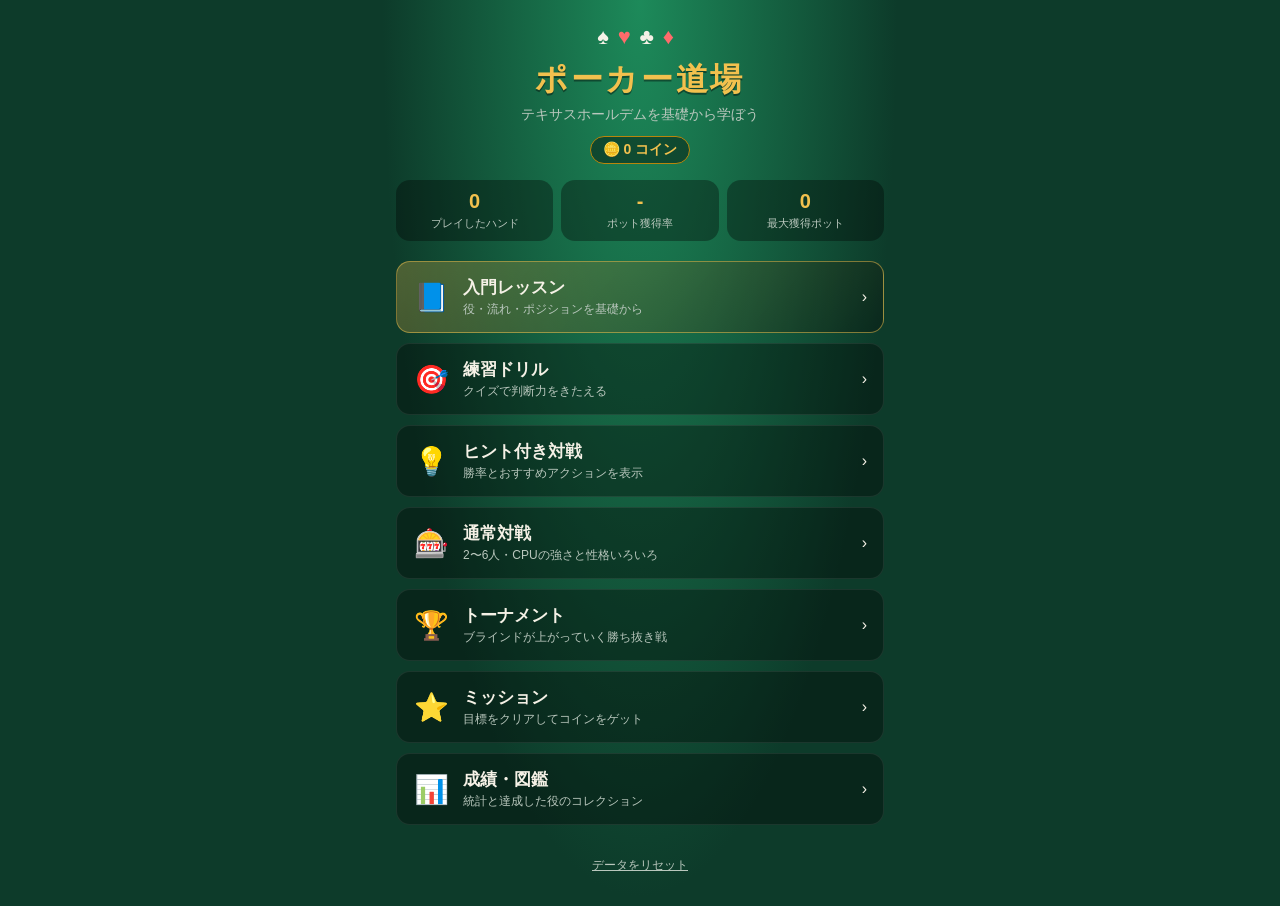
<file: index.html>
<!doctype html>
<html lang="ja">
<head>
  <meta charset="utf-8">
  <meta name="viewport" content="width=device-width, initial-scale=1, viewport-fit=cover">
  <meta name="theme-color" content="#0d3b2a">
  <meta name="apple-mobile-web-app-capable" content="yes">
  <meta name="apple-mobile-web-app-status-bar-style" content="black-translucent">
  <meta name="apple-mobile-web-app-title" content="ポーカー道場">
  <title>ポーカー道場</title>
  <link rel="manifest" href="manifest.webmanifest">
  <link rel="apple-touch-icon" href="icons/apple-touch-icon.png">
  <link rel="icon" type="image/png" href="icons/icon-192.png">
  <link rel="stylesheet" href="css/base.css">
  <link rel="stylesheet" href="css/table.css">
</head>
<body>
  <main id="app"></main>
  <noscript>このアプリを遊ぶには JavaScript を有効にしてください。</noscript>
  <script type="module" src="js/main.js"></script>
</body>
</html>
</file>
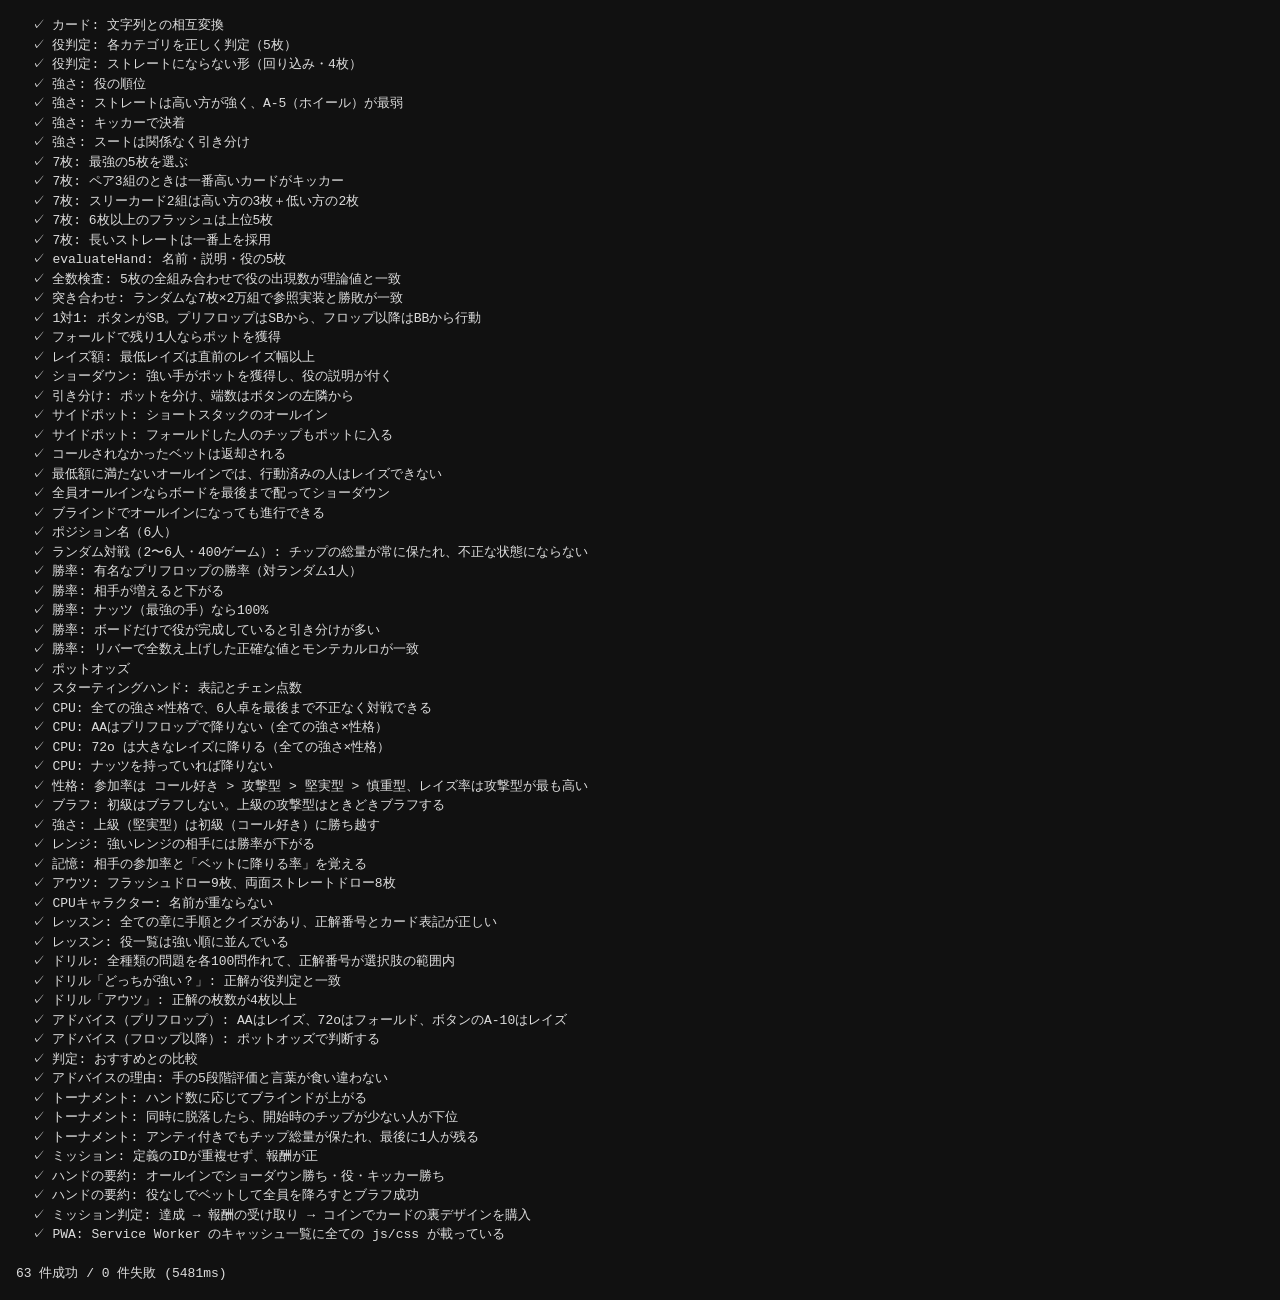
<file: tests/index.html>
<!doctype html>
<html lang="ja">
<head>
  <meta charset="utf-8">
  <meta name="viewport" content="width=device-width, initial-scale=1">
  <title>ポーカー道場 テスト</title>
  <style>
    body { font: 13px/1.5 ui-monospace, Menlo, monospace; margin: 16px; background: #111; color: #ddd; }
    pre { white-space: pre-wrap; }
  </style>
</head>
<body>
  <pre id="out">実行中…</pre>
  <script>
    const out = document.getElementById('out');
    out.textContent = '';
    window.__testLog = (s) => { out.textContent += s + '\n'; };
  </script>
  <script type="module" src="./run.js"></script>
</body>
</html>
</file>
<file: css/base.css>
:root {
  --felt: #146b45;
  --felt-dark: #0d3b2a;
  --felt-light: #1d8a5a;
  --rail: #3b2414;
  --gold: #f2c14e;
  --gold-dark: #b8860b;
  --text: #f5f1e6;
  --text-dim: #b9c7bd;
  --panel: rgba(0, 0, 0, 0.35);
  --panel-strong: rgba(8, 24, 17, 0.92);
  --red: #d62f3a;
  --black: #1b1b1b;
  --card-bg: #fffdf7;
  --btn-fold: #6b7280;
  --btn-call: #2563eb;
  --btn-raise: #d97706;
  --win: #34d399;
  --lose: #f87171;
  --radius: 14px;
  --safe-top: env(safe-area-inset-top, 0px);
  --safe-bottom: env(safe-area-inset-bottom, 0px);
  font-family: -apple-system, BlinkMacSystemFont, 'Hiragino Sans', 'Hiragino Kaku Gothic ProN', 'Noto Sans JP', sans-serif;
  color: var(--text);
  -webkit-text-size-adjust: 100%;
}

* {
  box-sizing: border-box;
}

html,
body {
  margin: 0;
  height: 100%;
  background: var(--felt-dark);
  overscroll-behavior: none;
}

body {
  -webkit-user-select: none;
  user-select: none;
  -webkit-tap-highlight-color: transparent;
  touch-action: manipulation;
}

#app {
  max-width: 520px;
  margin: 0 auto;
  min-height: 100dvh;
  display: flex;
  flex-direction: column;
}

button {
  font: inherit;
  color: inherit;
  border: none;
  cursor: pointer;
  touch-action: manipulation;
}

button:disabled {
  opacity: 0.4;
  cursor: default;
}

.btn {
  min-height: 48px;
  padding: 10px 16px;
  border-radius: 12px;
  font-weight: 700;
  font-size: 16px;
  background: #374151;
  box-shadow: 0 3px 0 rgba(0, 0, 0, 0.35);
  transition: transform 0.05s;
}

.btn:active:not(:disabled) {
  transform: translateY(2px);
  box-shadow: 0 1px 0 rgba(0, 0, 0, 0.35);
}

.btn-primary {
  background: linear-gradient(180deg, var(--gold), var(--gold-dark));
  color: #2b1d00;
}

/* ---------- ホーム ---------- */
.home {
  flex: 1;
  padding: calc(var(--safe-top) + 24px) 16px calc(var(--safe-bottom) + 24px);
  background: radial-gradient(ellipse at top, var(--felt-light), var(--felt-dark) 70%);
}

.home-title {
  text-align: center;
  margin: 8px 0 4px;
  font-size: 32px;
  letter-spacing: 0.08em;
  color: var(--gold);
  text-shadow: 0 2px 0 rgba(0, 0, 0, 0.4);
}

.home-sub {
  text-align: center;
  margin: 0 0 20px;
  color: var(--text-dim);
  font-size: 14px;
}

.home-suits {
  text-align: center;
  font-size: 22px;
  letter-spacing: 0.4em;
  margin-bottom: 4px;
}

.home-suits .r {
  color: #ff6b6b;
}

.stats-strip {
  display: grid;
  grid-template-columns: repeat(3, 1fr);
  gap: 8px;
  margin-bottom: 20px;
}

.stat {
  background: var(--panel);
  border-radius: var(--radius);
  padding: 10px 6px;
  text-align: center;
}

.stat b {
  display: block;
  font-size: 20px;
  color: var(--gold);
}

.stat span {
  font-size: 11px;
  color: var(--text-dim);
}

.menu {
  display: flex;
  flex-direction: column;
  gap: 10px;
}

.menu-item {
  display: flex;
  align-items: center;
  gap: 14px;
  width: 100%;
  text-align: left;
  padding: 14px 16px;
  border-radius: var(--radius);
  background: var(--panel);
  border: 1px solid rgba(255, 255, 255, 0.08);
}

.menu-item:active:not(:disabled) {
  background: rgba(0, 0, 0, 0.5);
}

.menu-item .icon {
  font-size: 28px;
  width: 36px;
  text-align: center;
}

.menu-item .label {
  flex: 1;
}

.menu-item .label b {
  display: block;
  font-size: 17px;
}

.menu-item .label small {
  color: var(--text-dim);
  font-size: 12px;
}

.menu-item.featured {
  background: linear-gradient(135deg, rgba(242, 193, 78, 0.28), rgba(0, 0, 0, 0.3));
  border-color: rgba(242, 193, 78, 0.5);
}

.badge-soon {
  font-size: 11px;
  padding: 2px 8px;
  border-radius: 99px;
  background: rgba(255, 255, 255, 0.12);
  color: var(--text-dim);
  white-space: nowrap;
}

.home-footer {
  margin-top: 24px;
  text-align: center;
  font-size: 12px;
  color: var(--text-dim);
}

.link-btn {
  background: none;
  color: var(--text-dim);
  text-decoration: underline;
  font-size: 12px;
  padding: 8px;
}

/* ---------- トランプ ---------- */
.card {
  --w: var(--card-w, 56px);
  width: var(--w);
  height: calc(var(--w) * 1.4);
  border-radius: calc(var(--w) * 0.12);
  background: var(--card-bg);
  color: var(--black);
  position: relative;
  box-shadow: 0 2px 4px rgba(0, 0, 0, 0.4);
  flex: none;
  font-weight: 700;
  line-height: 1;
}

.card.red {
  color: var(--red);
}

.card .rank {
  position: absolute;
  top: 6%;
  left: 9%;
  font-size: calc(var(--w) * 0.36);
  letter-spacing: -0.06em;
}

.card .suit-small {
  position: absolute;
  top: 36%;
  left: 10%;
  font-size: calc(var(--w) * 0.26);
}

.card .suit-big {
  position: absolute;
  right: 8%;
  bottom: 6%;
  font-size: calc(var(--w) * 0.56);
}

.card.back {
  background:
    repeating-linear-gradient(45deg, rgba(255, 255, 255, 0.12) 0 4px, transparent 4px 8px),
    linear-gradient(135deg, #8b1e2d, #5a0f1b);
  border: 3px solid #fffdf7;
}

.card.empty {
  background: rgba(0, 0, 0, 0.18);
  box-shadow: inset 0 0 0 2px rgba(255, 255, 255, 0.12);
}

.card.dim {
  filter: brightness(0.55);
}

.card.highlight {
  box-shadow: 0 0 0 3px var(--gold), 0 0 14px rgba(242, 193, 78, 0.8);
  transform: translateY(-4px);
}

.card.deal-in {
  animation: deal-in 0.28s ease-out;
}

@keyframes deal-in {
  from {
    opacity: 0;
    transform: translateY(-16px) scale(0.85);
  }
}

/* ---------- モーダル ---------- */
.overlay {
  position: fixed;
  inset: 0;
  background: rgba(0, 0, 0, 0.55);
  display: flex;
  align-items: flex-end;
  justify-content: center;
  z-index: 50;
  animation: fade-in 0.2s;
}

.sheet {
  width: 100%;
  max-width: 520px;
  background: var(--panel-strong);
  border-top: 2px solid var(--gold-dark);
  border-radius: 20px 20px 0 0;
  padding: 20px 16px calc(var(--safe-bottom) + 16px);
  animation: slide-up 0.25s ease-out;
}

@keyframes fade-in {
  from {
    opacity: 0;
  }
}

@keyframes slide-up {
  from {
    transform: translateY(40px);
    opacity: 0;
  }
}

.toasts {
  position: fixed;
  left: 50%;
  top: calc(var(--safe-top) + 56px);
  transform: translateX(-50%);
  width: min(92%, 480px);
  display: flex;
  flex-direction: column;
  align-items: center;
  gap: 6px;
  z-index: 60;
  pointer-events: none;
}

.toast {
  background: var(--panel-strong);
  border: 1px solid var(--gold-dark);
  padding: 10px 16px;
  border-radius: 12px;
  font-size: 14px;
  animation: fade-in 0.2s;
  white-space: pre-line;
  text-align: center;
}

/* ---------- 設定画面 ---------- */
.setup {
  flex: 1;
  padding: calc(var(--safe-top) + 10px) 16px calc(var(--safe-bottom) + 20px);
  background: radial-gradient(ellipse at top, var(--felt-light), var(--felt-dark) 70%);
}

.setup-head {
  display: flex;
  align-items: center;
  gap: 10px;
  margin-bottom: 14px;
}

.setup-head h2 {
  margin: 0;
  font-size: 20px;
}

.back-btn {
  width: 40px;
  height: 36px;
  border-radius: 10px;
  background: var(--panel);
  font-size: 20px;
}

.setup-section {
  margin-bottom: 18px;
}

.setup-section h3 {
  font-size: 14px;
  color: var(--text-dim);
  margin: 0 0 8px;
  font-weight: 600;
}

.segmented {
  display: grid;
  grid-auto-flow: column;
  grid-auto-columns: 1fr;
  gap: 6px;
}

.segmented button,
.option-card {
  background: var(--panel);
  border: 2px solid transparent;
  border-radius: 12px;
  min-height: 48px;
  font-weight: 700;
}

.segmented button small {
  display: block;
  font-size: 10px;
  font-weight: 400;
  color: var(--text-dim);
}

.segmented button.selected,
.option-card.selected {
  border-color: var(--gold);
  background: rgba(242, 193, 78, 0.18);
}

.options {
  display: grid;
  grid-template-columns: 1fr 1fr;
  gap: 8px;
}

.option-card {
  text-align: left;
  padding: 10px 12px;
}

.option-card small {
  display: block;
  font-weight: 400;
  font-size: 11px;
  color: var(--text-dim);
  margin-top: 2px;
  line-height: 1.4;
}

.type-list {
  display: grid;
  gap: 6px;
}

.type-item {
  display: flex;
  gap: 10px;
  align-items: center;
  background: var(--panel);
  border-radius: 12px;
  padding: 8px 12px;
  font-size: 12px;
  color: var(--text-dim);
}

.type-item .av {
  font-size: 24px;
}

.type-item b {
  color: var(--text);
  font-size: 14px;
  display: block;
}

.setup-note {
  font-size: 12px;
  color: var(--text-dim);
  text-align: center;
  margin: 4px 0 12px;
}

.setup .btn-primary {
  width: 100%;
  min-height: 56px;
  font-size: 18px;
}

/* ---------- レッスン・ドリル共通 ---------- */
.page {
  flex: 1;
  padding: calc(var(--safe-top) + 10px) 16px calc(var(--safe-bottom) + 20px);
  background: radial-gradient(ellipse at top, var(--felt-light), var(--felt-dark) 70%);
  display: flex;
  flex-direction: column;
}

.page-note {
  font-size: 12px;
  color: var(--text-dim);
  margin: 6px 0 14px;
}

.progress-line {
  height: 8px;
  border-radius: 99px;
  background: rgba(0, 0, 0, 0.35);
  overflow: hidden;
}

.progress-line div {
  height: 100%;
  background: linear-gradient(90deg, var(--gold-dark), var(--gold));
  border-radius: 99px;
}

.badge-done {
  font-size: 11px;
  padding: 3px 8px;
  border-radius: 99px;
  background: rgba(52, 211, 153, 0.2);
  color: var(--win);
  white-space: nowrap;
}

.menu-item.done {
  border-color: rgba(52, 211, 153, 0.35);
}

.dots {
  display: flex;
  justify-content: center;
  gap: 6px;
  margin-bottom: 12px;
}

.dots span {
  width: 8px;
  height: 8px;
  border-radius: 50%;
  background: rgba(255, 255, 255, 0.2);
}

.dots span.past {
  background: rgba(242, 193, 78, 0.5);
}

.dots span.on {
  background: var(--gold);
  width: 20px;
  border-radius: 99px;
}

.lesson-card {
  background: var(--panel);
  border: 1px solid rgba(255, 255, 255, 0.08);
  border-radius: 18px;
  padding: 18px 16px;
  flex: 1;
}

.lesson-card.center {
  text-align: center;
  flex: none;
  padding: 28px 16px;
}

.lesson-card h3 {
  margin: 0 0 14px;
  font-size: 19px;
  color: var(--gold);
  line-height: 1.4;
}

.lesson-card h3.quiz-q {
  color: var(--text);
  font-size: 17px;
}

.lesson-body {
  font-size: 15px;
  line-height: 1.8;
}

.lesson-body b {
  color: var(--gold);
}

.visual {
  display: flex;
  flex-direction: column;
  gap: 8px;
  margin-bottom: 14px;
  padding: 12px;
  border-radius: 14px;
  background: radial-gradient(ellipse at center, var(--felt-light), var(--felt));
  box-shadow: inset 0 0 12px rgba(0, 0, 0, 0.35);
}

.card-row {
  display: flex;
  align-items: center;
  gap: 10px;
}

.card-row .row-label {
  font-size: 11px;
  color: var(--text-dim);
  width: 48px;
  flex: none;
}

.card-row .cards,
.ranking .cards {
  display: flex;
  gap: 4px;
  --card-w: min(11vw, 46px);
}

.ranking {
  list-style: none;
  margin: 0 0 14px;
  padding: 0;
  display: grid;
  gap: 8px;
}

.ranking li {
  background: rgba(0, 0, 0, 0.25);
  border-radius: 12px;
  padding: 8px 10px;
  display: grid;
  gap: 4px;
}

.ranking .rk-head {
  display: flex;
  align-items: center;
  gap: 8px;
}

.ranking .rk-no {
  width: 22px;
  height: 22px;
  border-radius: 50%;
  background: var(--gold);
  color: #2b1d00;
  font-size: 12px;
  font-weight: 800;
  display: grid;
  place-items: center;
}

.ranking .cards {
  --card-w: 32px;
}

.ranking small {
  color: var(--text-dim);
  font-size: 12px;
}

.nav-row {
  display: grid;
  grid-template-columns: 1fr 2fr;
  gap: 10px;
  margin-top: 14px;
}

.nav-row.single {
  grid-template-columns: 1fr;
}

.nav-row .btn {
  min-height: 54px;
}

.stack-btns {
  display: grid;
  gap: 10px;
  margin-top: 16px;
}

.quiz-count {
  font-size: 13px;
  color: var(--text-dim);
  margin: 0 0 10px;
  text-align: center;
}

.choices {
  display: grid;
  gap: 8px;
}

.choices.grid2 {
  grid-template-columns: 1fr 1fr;
}

.choice {
  min-height: 52px;
  padding: 10px 12px;
  border-radius: 12px;
  background: rgba(255, 255, 255, 0.1);
  border: 2px solid transparent;
  font-size: 15px;
  font-weight: 700;
  text-align: center;
}

.choice:disabled {
  opacity: 0.6;
}

.choice.correct {
  border-color: var(--win);
  background: rgba(52, 211, 153, 0.22);
  opacity: 1;
}

.choice.wrong {
  border-color: var(--lose);
  background: rgba(248, 113, 113, 0.2);
  opacity: 1;
}

.feedback {
  margin-top: 14px;
  padding: 12px 14px;
  border-radius: 12px;
  font-size: 14px;
  line-height: 1.7;
  animation: fade-in 0.2s;
}

.feedback.ok {
  background: rgba(52, 211, 153, 0.14);
}

.feedback.ng {
  background: rgba(248, 113, 113, 0.14);
}

.feedback b {
  font-size: 15px;
}

.big-emoji {
  font-size: 56px;
  margin-bottom: 8px;
}

/* ---------- コイン・ミッション ---------- */
.coin-pill {
  margin-left: auto;
  background: rgba(0, 0, 0, 0.4);
  border: 1px solid var(--gold-dark);
  color: var(--gold);
  font-weight: 800;
  font-size: 14px;
  padding: 4px 12px;
  border-radius: 99px;
  white-space: nowrap;
}

.home-coins {
  display: flex;
  justify-content: center;
  gap: 8px;
  margin: -8px 0 16px;
}

.home-coins .coin-pill {
  margin-left: 0;
}

.badge-new {
  background: var(--red);
  color: #fff;
  font-size: 12px;
  font-weight: 700;
  padding: 4px 10px;
  border-radius: 99px;
}

.mission-list {
  display: grid;
  gap: 8px;
}

.mission {
  display: flex;
  align-items: center;
  gap: 12px;
  background: var(--panel);
  border: 1px solid rgba(255, 255, 255, 0.08);
  border-radius: var(--radius);
  padding: 10px 12px;
  opacity: 0.8;
}

.mission.ready {
  opacity: 1;
  border-color: var(--gold);
  background: linear-gradient(135deg, rgba(242, 193, 78, 0.22), rgba(0, 0, 0, 0.3));
}

.mission.claimed {
  opacity: 0.55;
}

.mission .icon {
  font-size: 26px;
  width: 34px;
  text-align: center;
}

.mission .label {
  flex: 1;
}

.mission .label b {
  display: block;
  font-size: 15px;
}

.mission .label small {
  color: var(--text-dim);
  font-size: 12px;
}

.mission .reward {
  color: var(--gold);
  font-weight: 700;
  font-size: 13px;
  white-space: nowrap;
}

.mission .claim {
  min-height: 44px;
  padding: 6px 10px;
  font-size: 13px;
  line-height: 1.2;
}

.section-title {
  font-size: 15px;
  margin: 22px 0 10px;
}

.panel .section-title {
  margin: 0 0 8px;
}

.backs {
  display: grid;
  grid-template-columns: repeat(auto-fill, minmax(84px, 1fr));
  gap: 8px;
}

.back-item {
  background: var(--panel);
  border-radius: 12px;
  padding: 10px 6px;
  display: flex;
  flex-direction: column;
  align-items: center;
  gap: 6px;
  border: 2px solid transparent;
  --card-w: 40px;
}

.back-item.using {
  border-color: var(--gold);
}

.back-item small {
  font-size: 11px;
  color: var(--text-dim);
  text-align: center;
}

.btn.small {
  min-height: 34px;
  padding: 4px 10px;
  font-size: 13px;
}

/* カードの裏デザイン */
body[data-back='blue'] .card.back,
.backs .card.back[data-back='blue'] {
  background:
    repeating-linear-gradient(45deg, rgba(255, 255, 255, 0.12) 0 4px, transparent 4px 8px),
    linear-gradient(135deg, #1e40af, #172554);
}

body[data-back='green'] .card.back,
.backs .card.back[data-back='green'] {
  background:
    repeating-linear-gradient(-45deg, rgba(255, 255, 255, 0.14) 0 3px, transparent 3px 7px),
    linear-gradient(135deg, #047857, #022c22);
}

body[data-back='purple'] .card.back,
.backs .card.back[data-back='purple'] {
  background:
    radial-gradient(circle at 30% 30%, rgba(255, 255, 255, 0.25) 0 2px, transparent 3px) 0 0 / 8px 8px,
    linear-gradient(135deg, #6d28d9, #1e1b4b);
}

body[data-back='gold'] .card.back,
.backs .card.back[data-back='gold'] {
  background:
    repeating-linear-gradient(45deg, rgba(255, 255, 255, 0.25) 0 2px, transparent 2px 6px),
    linear-gradient(135deg, #f2c14e, #a16207);
}

.backs .card.back[data-back='red'] {
  background:
    repeating-linear-gradient(45deg, rgba(255, 255, 255, 0.12) 0 4px, transparent 4px 8px),
    linear-gradient(135deg, #8b1e2d, #5a0f1b);
}

/* ---------- 成績・図鑑 ---------- */
.tabs {
  margin: 4px 0 14px;
}

.panel {
  background: var(--panel);
  border-radius: var(--radius);
  padding: 12px 14px;
  margin-bottom: 12px;
}

.stat-row {
  display: flex;
  justify-content: space-between;
  align-items: center;
  gap: 10px;
  padding: 8px 0;
  border-bottom: 1px solid rgba(255, 255, 255, 0.06);
  font-size: 14px;
}

.stat-row:last-of-type {
  border-bottom: none;
}

.stat-row small {
  display: block;
  font-size: 11px;
  color: var(--text-dim);
  font-weight: 400;
}

.stat-row > span {
  font-weight: 800;
  color: var(--gold);
  white-space: nowrap;
}

.stat-row .plus {
  color: var(--win);
}

.stat-row .minus {
  color: var(--lose);
}

.advice {
  margin: 8px 0 0;
  font-size: 13px;
  line-height: 1.6;
  background: rgba(0, 0, 0, 0.25);
  padding: 8px 10px;
  border-radius: 10px;
}

.book {
  display: grid;
  gap: 8px;
}

.book-item {
  background: var(--panel);
  border-radius: var(--radius);
  padding: 10px 12px;
  display: grid;
  gap: 6px;
  opacity: 0.6;
  border: 1px solid transparent;
}

.book-item.got {
  opacity: 1;
  border-color: rgba(242, 193, 78, 0.45);
}

.book-head {
  display: flex;
  justify-content: space-between;
  align-items: baseline;
}

.book-head small,
.book-item > small {
  font-size: 11px;
  color: var(--text-dim);
}

.book-item .cards {
  display: flex;
  gap: 4px;
  --card-w: 34px;
}
</file>
<file: css/table.css>
/* ---------- 対戦テーブル画面 ---------- */
.table-screen {
  height: 100dvh;
  display: flex;
  flex-direction: column;
  background: var(--felt-dark);
  overflow: hidden;
}

.tbar {
  display: flex;
  align-items: center;
  gap: 8px;
  padding: calc(var(--safe-top) + 6px) 10px 6px;
  font-size: 13px;
  color: var(--text-dim);
}

.tbar .back {
  width: 40px;
  height: 36px;
  border-radius: 10px;
  background: var(--panel);
  font-size: 20px;
}

.tbar .info {
  flex: 1;
  display: flex;
  justify-content: space-between;
  gap: 8px;
}

.tbar b {
  color: var(--text);
}

/* テーブル（楕円） */
.felt {
  position: relative;
  flex: 1;
  min-height: 300px;
}

.oval {
  position: absolute;
  inset: 12% 4% 16%;
  border-radius: 46% / 32%;
  background: radial-gradient(ellipse at center, var(--felt-light) 0%, var(--felt) 55%, #0f5536 100%);
  border: 10px solid var(--rail);
  box-shadow: inset 0 0 30px rgba(0, 0, 0, 0.45), 0 6px 18px rgba(0, 0, 0, 0.5);
}

.center {
  position: absolute;
  left: 0;
  right: 0;
  top: 50%;
  transform: translateY(-50%);
  display: flex;
  flex-direction: column;
  align-items: center;
  gap: 8px;
  pointer-events: none;
}

.pot {
  background: rgba(0, 0, 0, 0.4);
  padding: 4px 14px;
  border-radius: 99px;
  font-size: 14px;
  font-weight: 700;
  min-height: 26px;
}

.pot:empty {
  visibility: hidden;
}

.pot .chip-icon {
  color: var(--gold);
}

.board {
  display: flex;
  gap: 5px;
  --card-w: min(14.5vw, 60px);
}

.street-label {
  font-size: 12px;
  color: var(--text-dim);
  min-height: 16px;
}

/* 席 */
.seat {
  position: absolute;
  transform: translate(-50%, -50%);
  display: flex;
  flex-direction: column;
  align-items: center;
  gap: 4px;
  width: 132px;
  transition: opacity 0.2s;
}

.seat.folded .seat-cards {
  opacity: 0.3;
}

.seat.folded .seat-plate {
  opacity: 0.55;
}

.seat-cards {
  display: flex;
  gap: 3px;
  --card-w: 40px;
  min-height: 56px;
}

.seat.me .seat-cards {
  --card-w: min(17vw, 70px);
  min-height: calc(min(17vw, 70px) * 1.4);
}

.seat-plate {
  position: relative;
  background: rgba(0, 0, 0, 0.6);
  border: 2px solid rgba(255, 255, 255, 0.15);
  border-radius: 12px;
  padding: 4px 10px;
  text-align: center;
  min-width: 110px;
  transition: border-color 0.2s, box-shadow 0.2s;
}

.seat.active .seat-plate {
  border-color: var(--gold);
  box-shadow: 0 0 12px rgba(242, 193, 78, 0.7);
}

.seat-plate .name {
  display: block;
  font-size: 12px;
  color: var(--text-dim);
  white-space: nowrap;
  overflow: hidden;
  text-overflow: ellipsis;
}

.seat-plate .style {
  display: block;
  font-size: 10px;
  color: var(--text-dim);
  opacity: 0.8;
}

.seat-plate .stack {
  display: block;
  font-size: 15px;
  font-weight: 700;
}

.pos-badge {
  position: absolute;
  top: 50%;
  left: calc(100% + 6px);
  transform: translateY(-50%);
  white-space: nowrap;
  min-width: 24px;
  height: 24px;
  padding: 0 4px;
  border-radius: 12px;
  font-size: 11px;
  font-weight: 800;
  display: grid;
  place-items: center;
  background: #e5e7eb;
  color: #111;
  box-shadow: 0 1px 3px rgba(0, 0, 0, 0.5);
}

.pos-badge.dealer {
  background: #fff;
  border: 2px solid #111;
}

.bubble {
  position: absolute;
  top: -22px;
  left: 50%;
  transform: translateX(-50%);
  background: #fff;
  color: #111;
  font-size: 12px;
  font-weight: 700;
  padding: 3px 10px;
  border-radius: 10px;
  white-space: nowrap;
  animation: pop 0.2s ease-out;
  z-index: 3;
}

.bubble.fold {
  background: #9ca3af;
}

.bubble.raise,
.bubble.bet,
.bubble.allin {
  background: var(--gold);
}

.bubble.win {
  background: var(--win);
}

.seat.me .bubble {
  top: auto;
  bottom: -22px;
}

@keyframes pop {
  from {
    transform: translateX(-50%) scale(0.6);
    opacity: 0;
  }
}

.bet-chip {
  position: absolute;
  left: 50%;
  transform: translateX(-50%);
  font-size: 12px;
  font-weight: 700;
  background: rgba(0, 0, 0, 0.55);
  padding: 2px 8px 2px 4px;
  border-radius: 99px;
  white-space: nowrap;
}

.bet-chip::before {
  content: '';
  display: inline-block;
  width: 10px;
  height: 10px;
  border-radius: 50%;
  margin-right: 4px;
  vertical-align: -1px;
  background: var(--gold);
  border: 2px dashed #fff;
}

.seat.top .bet-chip {
  bottom: -26px;
}

.seat.me .bet-chip {
  top: -28px;
}

.hand-name {
  font-size: 12px;
  font-weight: 700;
  color: var(--gold);
  background: rgba(0, 0, 0, 0.55);
  padding: 2px 8px;
  border-radius: 8px;
  white-space: nowrap;
}

/* 自分の情報欄 */
.my-info {
  min-height: 36px;
  padding: 4px 12px;
  text-align: center;
  font-size: 13px;
  color: var(--text-dim);
  display: flex;
  align-items: center;
  justify-content: center;
  gap: 6px;
  flex-wrap: wrap;
}

.my-info b {
  color: var(--gold);
}

.tier {
  font-size: 11px;
  padding: 1px 8px;
  border-radius: 99px;
  background: rgba(255, 255, 255, 0.12);
}

.tier.t1 {
  background: #b45309;
  color: #fff;
}

.tier.t2 {
  background: #047857;
  color: #fff;
}

/* アクションバー */
.actions {
  background: rgba(0, 0, 0, 0.45);
  padding: 10px 10px calc(var(--safe-bottom) + 10px);
  min-height: 136px;
  display: flex;
  flex-direction: column;
  justify-content: flex-end;
  gap: 8px;
}

.action-row {
  display: grid;
  grid-template-columns: 1fr 1fr 1fr;
  gap: 8px;
}

.action-row.two {
  grid-template-columns: 1fr 2fr;
}

.action-row .btn {
  min-height: 56px;
  padding: 6px 4px;
  font-size: 16px;
  line-height: 1.15;
}

.action-row .btn small {
  display: block;
  font-size: 12px;
  font-weight: 600;
  opacity: 0.9;
}

.act-fold {
  background: var(--btn-fold);
}

.act-call {
  background: var(--btn-call);
}

.act-raise {
  background: var(--btn-raise);
}

.waiting {
  text-align: center;
  color: var(--text-dim);
  font-size: 14px;
  padding: 18px 0;
}

.waiting .dots::after {
  content: '';
  animation: dots 1.2s steps(4) infinite;
}

@keyframes dots {
  0% {
    content: '';
  }
  25% {
    content: '.';
  }
  50% {
    content: '..';
  }
  75% {
    content: '...';
  }
}

/* レイズ額パネル */
.raise-panel {
  display: flex;
  flex-direction: column;
  gap: 8px;
}

.raise-amount {
  text-align: center;
  font-size: 15px;
}

.raise-amount b {
  font-size: 22px;
  color: var(--gold);
}

.presets {
  display: grid;
  grid-template-columns: repeat(4, 1fr);
  gap: 6px;
}

.presets button {
  min-height: 38px;
  border-radius: 10px;
  background: rgba(255, 255, 255, 0.12);
  font-size: 13px;
  font-weight: 600;
}

.slider-row {
  display: flex;
  align-items: center;
  gap: 8px;
}

.slider-row button {
  width: 44px;
  height: 44px;
  border-radius: 10px;
  background: rgba(255, 255, 255, 0.12);
  font-size: 22px;
  flex: none;
}

.slider-row input[type='range'] {
  flex: 1;
  height: 44px;
  accent-color: var(--gold);
}

/* ハンド結果シート */
.result-title {
  text-align: center;
  font-size: 24px;
  font-weight: 800;
  margin: 0 0 4px;
}

.result-title.win {
  color: var(--win);
}

.result-title.lose {
  color: var(--lose);
}

.result-sub {
  text-align: center;
  color: var(--text-dim);
  font-size: 14px;
  margin: 0 0 14px;
}

.result-hands {
  display: flex;
  flex-direction: column;
  gap: 10px;
  margin-bottom: 16px;
}

.result-hand {
  display: grid;
  grid-template-columns: auto 1fr;
  align-items: center;
  gap: 6px 10px;
  background: rgba(255, 255, 255, 0.06);
  border-radius: 12px;
  padding: 8px 10px;
}

.result-hand .who {
  font-size: 13px;
  font-weight: 700;
}

.result-hand .cards {
  grid-column: 1 / -1;
  display: flex;
  justify-content: center;
  gap: 4px;
  --card-w: 42px;
}

.result-hand .desc {
  text-align: right;
  font-size: 14px;
  font-weight: 700;
  color: var(--gold);
}

.result-hand.winner {
  box-shadow: inset 0 0 0 2px var(--win);
}

.sheet .btn {
  width: 100%;
}

.sheet .btn + .btn {
  margin-top: 8px;
}

/* ---------- 複数人テーブル ---------- */
.felt.multi .board {
  --card-w: min(12.5vw, 52px);
}

.felt.multi .oval {
  inset: 6% 3% 12%;
  border-radius: 44% / 30%;
}

.seat.compact {
  width: 96px;
  gap: 2px;
}

.seat.compact .seat-cards {
  --card-w: 30px;
  min-height: 42px;
}

.seat.compact .seat-plate {
  min-width: 84px;
  padding: 3px 6px;
  border-radius: 10px;
}

.seat.compact .seat-plate .name {
  font-size: 11px;
}

.seat.compact .seat-plate .stack {
  font-size: 13px;
}

.seat.compact .pos-badge {
  top: -9px;
  left: auto;
  right: -9px;
  transform: none;
  min-width: 22px;
  height: 20px;
  font-size: 10px;
}

.seat.compact .hand-name {
  font-size: 10px;
  padding: 1px 6px;
}

.seat.compact .bubble {
  top: -20px;
  font-size: 11px;
  padding: 2px 8px;
}

.seat.left .bet-chip,
.seat.right .bet-chip {
  top: auto;
  bottom: -24px;
}

.seat.left .bet-chip {
  left: 70%;
}

.seat.right .bet-chip {
  left: 30%;
}

.seat.top .bet-chip {
  top: auto;
  bottom: -24px;
}

.seat[data-player]:not(.me) .seat-plate {
  cursor: pointer;
}

/* 結果シート（複数人） */
.sheet {
  max-height: 88dvh;
  overflow-y: auto;
}

.pot-lines {
  background: rgba(255, 255, 255, 0.06);
  border-radius: 12px;
  padding: 8px 12px;
  margin-bottom: 12px;
  font-size: 13px;
}

.pot-lines div {
  display: flex;
  justify-content: space-between;
  gap: 8px;
  padding: 2px 0;
}

.result-hands.many {
  gap: 6px;
}

.result-hands.many .result-hand {
  padding: 6px 8px;
}

.result-hands.many .cards {
  --card-w: 30px;
}

/* ---------- ヒント ---------- */
.hint {
  margin: 0 10px 6px;
  padding: 8px 12px;
  border-radius: 12px;
  background: rgba(242, 193, 78, 0.12);
  border: 1px solid rgba(242, 193, 78, 0.35);
  font-size: 13px;
  min-height: 74px;
}

.hint-wait {
  color: var(--text-dim);
  text-align: center;
  padding-top: 18px;
}

.hint-top {
  display: flex;
  flex-wrap: wrap;
  gap: 4px 12px;
  align-items: baseline;
}

.hint-top b {
  color: var(--gold);
  font-size: 16px;
}

.hint-top .rec {
  margin-left: auto;
}

.hint-reason {
  margin-top: 4px;
  line-height: 1.5;
}

.hint-note {
  margin-top: 2px;
  font-size: 10px;
  color: var(--text-dim);
}

.action-row .btn.recommended {
  box-shadow: 0 0 0 3px var(--gold), 0 0 14px rgba(242, 193, 78, 0.8);
}

/* 振り返り */
.review {
  background: rgba(255, 255, 255, 0.06);
  border-radius: 12px;
  padding: 10px 12px;
  margin-bottom: 14px;
}

.review h4 {
  margin: 0 0 8px;
  font-size: 15px;
  display: flex;
  justify-content: space-between;
}

.review h4 span {
  font-size: 12px;
  color: var(--gold);
}

.rv-row {
  border-left: 4px solid var(--win);
  padding: 6px 10px;
  margin-bottom: 8px;
  background: rgba(0, 0, 0, 0.2);
  border-radius: 0 8px 8px 0;
  font-size: 13px;
}

.rv-row.ok {
  border-color: var(--gold);
}

.rv-row.bad {
  border-color: var(--lose);
}

.rv-head {
  display: flex;
  justify-content: space-between;
  font-weight: 700;
  margin-bottom: 2px;
}

.rv-body small {
  color: var(--text-dim);
}

.rv-reason {
  margin-top: 4px;
  font-size: 12px;
  color: var(--text-dim);
  line-height: 1.5;
}

.rv-tip {
  margin: 4px 0 0;
  font-size: 13px;
  color: var(--gold);
}

.blind-info small {
  font-size: 11px;
  margin-left: 2px;
}

.seat.busted {
  opacity: 0.45;
}
</file>
